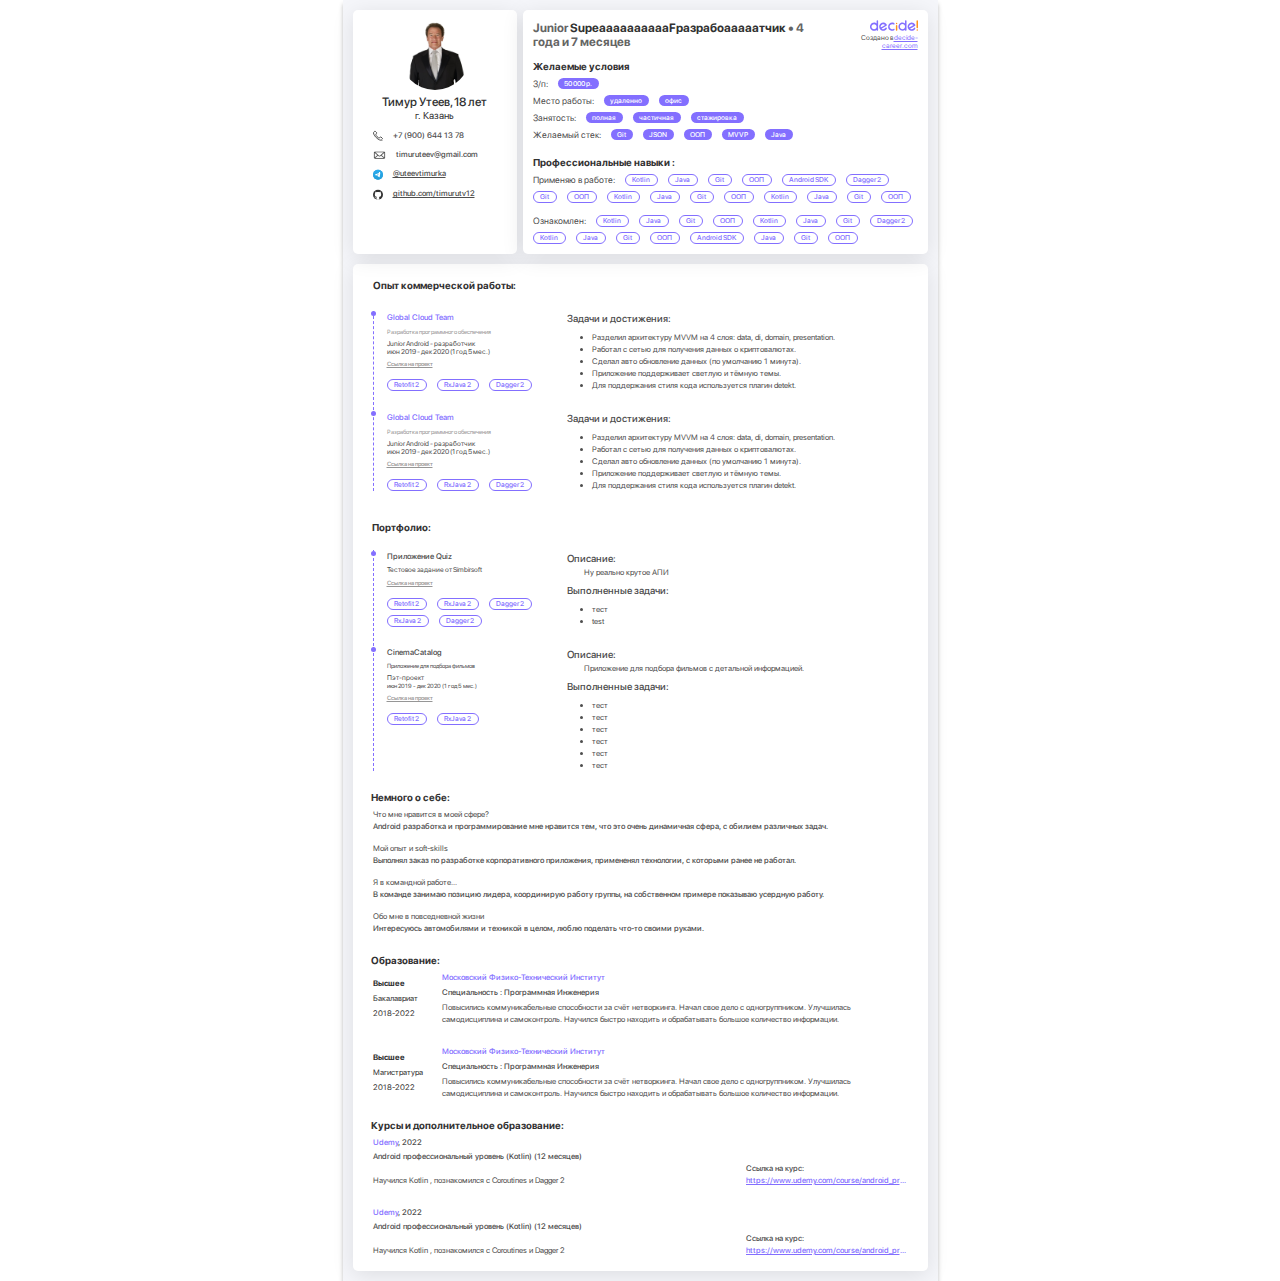
<file: index.html>
<!DOCTYPE html>
<html lang="en">

<head>
    <meta charset="UTF-8">
    <meta http-equiv="X-UA-Compatible" content="IE=edge">
    <meta name="viewport" content="width=device-width, initial-scale=1.0">
    <title>Document</title>
    <link rel="stylesheet" href="styles/style.css">
</head>

<body>
    <div class="resume" id="resume">
        <div class="resume__personal resume__block">
            <div class="resume__personal-top">
                <div class="resume__personal-photo">
                    <img src="./images/arny.jpg" alt="personal-photo"/>
                </div>
                
                <div class="resume__personal-data">
                    <span class="resume__personal-data-name">Тимур Утеев, </span>
                    <span class="resume__personal-data-age">18 лет</span>
                    <div class="resume__personal-data-city">г. Казань</div>
                </div>
            </div>
            <div class="resume__personal-bottom">
                <!-- <div class="resume__personal-bottom-title">Контакты</div> -->
                <ul class="resume__personal-contacts">
                    <li class="resume__personal-contacts-phone">
                        <img src="./images/phone.svg" alt="phone">
                        <span>+7 (900) 644 13 78</span>
                    </li>
                    <li class="resume__personal-contacts-mail">
                        <img src="./images/Mail.svg" alt="mail">
                        <span>timuruteev@gmail.com</span> 
                    </li>
                    <li class="resume__personal-contacts-tg">
                        <img src="./images/Telegram.svg" alt="tg">
                        <a href="">@uteevtimurka</a>
                    </li>
                    <li class="resume__personal-contacts-github">
                        <img src="./images/GitHub.svg" alt="github">
                        <a href="">github.com/timurutv12</a>
                    </li>
                </ul>
            </div>
        </div>
        <div class="resume__professional resume__block">
            <div class="resume__professional-summary">
                <div class="profession">
                    <span class="resume__professional-summary-level">Junior</span>
                    <span class="resume__professional-summary-position">SupeааааааааааFразрабоааааатчик</span>
                    <span class="resume__professional-summary-experience">
                        • 4 года и 7 месяцев
                    </span>
                </div>
                <div class="water-mark">
                    <img src="images/logo.svg" alt="">
                    <span>Создано в <a href="https://decide-career.com/">decide-career.com</a></span>
                </div>
            </div>
            <div class="resume__professional-conditions">
                <div class="resume__professional-conditions-title">Желаемые условия</div>
                <div class="resume__professional-conditions-content">
                    <div class="resume__professional-conditions-salary salary">
                        <div class="salary__title">З/п:
                        </div>
                        <div class="salary__items">
                            <div class="purple-btn">50 000 р.</div>
                        </div>
                    </div>
                    <div class="resume__professional-conditions-location location">
                        <div class="location__title">Место работы:</div>
                        <div class="location__items">
                            <div class="purple-btn">удаленно</div>
                            <div class="purple-btn">офис</div>
                        </div>
                    </div>
                    <div class="resume__professional-conditions-employment employment">
                        <div class="employment__title">Занятость:</div>
                        <div class="employment__items">
                            <div class="purple-btn">полная</div>
                            <div class="purple-btn">частичная</div>
                            <div class="purple-btn">стажировка</div>
                        </div>
                    </div>
                    <div class="resume__professional-conditions-stack stack">
                        <div class="stack__title">Желаемый стек:</div>
                        <div class="stack__items">
                            <div class="purple-btn">Git</div>
                            <div class="purple-btn">JSON</div>
                            <div class="purple-btn">ООП</div>
                            <div class="purple-btn">MVVP</div>
                            <div class="purple-btn">Java</div>
                        </div>
                    </div>
                </div>
            </div>
            <div class="resume__professional-skills">
                <div class="resume__professional-skills-title">Профессиональные навыки :</div>
                <div class="resume__professional-skills-content">
                    <div class="resume__professional-skills-used used-skills">
                        <div class="used-skills__title">Применяю в работе:</div>
                        <div class="white-btn used-skills__item">Kotlin</div>
                        <div class="white-btn used-skills__item">Java</div>
                        <div class="white-btn used-skills__item">Git</div>
                        <div class="white-btn used-skills__item">ООП</div>
                        <div class="white-btn used-skills__item">Android SDK</div>
                        <div class="white-btn used-skills__item">Dagger 2</div>
                        <div class="white-btn used-skills__item">Git</div>
                        <div class="white-btn used-skills__item">ООП</div>
                        <div class="white-btn used-skills__itemn">Kotlin</div>
                        <div class="white-btn used-skills__item">Java</div>
                        <div class="white-btn used-skills__item">Git</div>
                        <div class="white-btn used-skills__item">ООП</div>
                        <div class="white-btn used-skills__item">Kotlin</div>
                        <div class="white-btn used-skills__item">Java</div>
                        <div class="white-btn used-skills__item">Git</div>
                        <div class="white-btn used-skills__item">ООП</div>
                    </div>
                    <div class="resume__professional-skills-known known-skills">
                        <div class="known-skills__title">Ознакомлен:</div>                        
                        <div class="white-btn known-skills__item">Kotlin</div>
                        <div class="white-btn known-skills__item">Java</div>
                        <div class="white-btn known-skills__item">Git</div>
                        <div class="white-btn known-skills__item">ООП</div>
                        <div class="white-btn known-skills__item">Kotlin</div>
                        <div class="white-btn known-skills__item">Java</div>
                        <div class="white-btn known-skills__item">Git</div>
                        <div class="white-btn known-skills__item">Dagger 2</div>
                        <div class="white-btn known-skills__item">Kotlin</div>
                        <div class="white-btn known-skills__item">Java</div>
                        <div class="white-btn known-skills__item">Git</div>
                        <div class="white-btn known-skills__item">ООП</div>
                        <div class="white-btn known-skills__item">Android SDK</div>
                        <div class="white-btn known-skills__item">Java</div>
                        <div class="white-btn known-skills__item">Git</div>
                        <div class="white-btn known-skills__item">ООП</div>
                    </div>
                </div>
            </div>
            
        </div>
        <div class="resume__extended resume__block">

            <!-- Блок опыта работы -->

            <div class="resume__extended-commercial">
                <div class="resume__extended-commercial-title">Опыт коммерческой работы:</div>
                <div class="resume__extended-commercial-items">

                    <!-- Item блока опыта работы -->

                    <div class="resume__extended-commercial-item
                                commercial-item
                                resume_separable">
                        <div class="commercial-item__summary">
                            <div class="commercial-item__summary-company">
                                Global Cloud Team
                            </div>
                            <div class="commercial-item__summary-work">
                                Разработка программного обеспечения
                            </div>
                            <div class="commercial-item__summary-position">
                                Junior Android - разработчик
                            </div>
                            <div class="commercial-item__summary-period">
                                июн 2019 - дек 2020 (1 год 5 мес.)
                            </div>
                            <div
                                class="commercial-item__summary-project-link">
                                <a href="">Ссылка на проект</a>
                            </div>
                            <div
                                class="commercial-item__summary-technologies">
                                <div class="white-btn">Retofit 2</div>
                                <div class="white-btn">RxJava 2</div>
                                <div class="white-btn">Dagger 2</div>
                            </div>
                        </div>
                        <div class="commercial-item__info">
                            <div class="commercial-item__info-title">Задачи и
                                достижения:</div>
                            <ul class="commercial-item__info-tasks-list">
                                <li>Разделил архитектуру MVVM на 4 слоя: data, di, domain, presentation.</li>
                                <li>Работал с сетью для получения данных о криптовалютах.</li>
                                <li>Сделал авто обновление данных (по умолчанию 1 минута).</li>
                                <li>Приложение поддерживает светлую и тёмную темы.</li>
                                <li>Для поддержания стиля кода используется плагин detekt.</li>
                            </ul>
                        </div>
                    </div>
                    <!-- Item блока опыта работы -->

                    <div class="resume__extended-commercial-item
                                commercial-item
                                resume_separable">
                        <div class="commercial-item__summary">
                            <div class="commercial-item__summary-company">
                                Global Cloud Team
                            </div>
                            <div class="commercial-item__summary-work">
                                Разработка программного обеспечения
                            </div>
                            <div class="commercial-item__summary-position">
                                Junior Android - разработчик
                            </div>
                            <div class="commercial-item__summary-period">
                                июн 2019 - дек 2020 (1 год 5 мес.)
                            </div>
                            <div class="commercial-item__summary-project-link">
                                <a href="">Ссылка на проект</a>
                            </div>
                            <div class="commercial-item__summary-technologies">
                                <div class="white-btn">Retofit 2</div>
                                <div class="white-btn">RxJava 2</div>
                                <div class="white-btn">Dagger 2</div>
                            </div>
                        </div>
                        <div class="commercial-item__info">
                            <div class="commercial-item__info-title">Задачи и
                                достижения:</div>
                            <ul class="commercial-item__info-tasks-list">
                                <li>Разделил архитектуру MVVM на 4 слоя: data, di, domain, presentation.</li>
                                <li>Работал с сетью для получения данных о криптовалютах.</li>
                                <li>Сделал авто обновление данных (по умолчанию 1 минута).</li>
                                <li>Приложение поддерживает светлую и тёмную темы.</li>
                                <li>Для поддержания стиля кода используется плагин detekt.</li>
                            </ul>
                        </div>
                    </div> 

                </div>
            </div>

            <!-- Блок портфолио -->

            <div class="resume__extended-portfolio">
                <div class="resume__extended-portfolio-title">Портфолио</div>
                <div class="resume__extended-portfolio-items">

                    <!-- Item блока портфолио: тестовое задание -->

                    <div class="resume__extended-portfolio-item-test 
                                portfolio-item
                                portfolio-item-test
                                resume_separable">
                        <div class="portfolio-item-test__summary portfolio-item__summary">
                            <div class="portfolio-item-test__summary-project-name">
                                Приложение Quiz
                            </div>
                            <div class="portfolio-item-test__summary-project-details">
                                Тестовое задание от Simbirsoft
                            </div>
                            <div class="portfolio-item-test__summary-project-link">
                                <a href="">Ссылка на проект</a>
                            </div>
                            <div class="portfolio-item-test__summary-technologies">
                                <div class="white-btn">Retofit 2</div>
                                <div class="white-btn">RxJava 2</div>
                                <div class="white-btn">Dagger 2</div>
                                <div class="white-btn">RxJava 2</div>
                                <div class="white-btn">Dagger 2</div>
                            </div>
                        </div>
                        <div class="portfolio-item-test__info">
                            <div class="portfolio-item-test__info-title">
                                Описание:
                            </div>
                            <div class="portfolio-item-test__info-descr">
                                Ну реально крутое АПИ
                            </div>
                            <div class="portfolio-item-test__info-title">
                                Выполненные задачи:
                            </div>
                            <ul class="portfolio-item-test__info-tasks-list">
                                <li>тест</li>
                                <li>test</li>
                            </ul>
                        </div>
                    </div>
                    
                    
                    <!-- Item блока портфолио: ПЭТ-проект -->
                    <div class="resume__extended-portfolio-item-pet 
                                portfolio-item-pet
                                portfolio-item
                                resume_separable">
                        <div class="portfolio-item-pet__summary  portfolio-item__summary">
                            <div
                                class="portfolio-item-pet__summary-project-name">
                                CinemaCatalog
                            </div>
                            <div
                                class="portfolio-item-pet__summary-project-details">
                                Приложение для подбора фильмов
                            </div>
                            <div
                                class="portfolio-item-pet__summary-project-type">
                                Пэт-проект
                            </div>
                            <div
                                class="portfolio-item-pet__summary-project-period">
                                июн 2019 - дек 2020 (1 год 5 мес.)
                            </div>
                            <div
                                class="portfolio-item-pet__summary-project-link">
                                <a href="">Ссылка на проект</a>
                            </div>
                            <div
                                class="portfolio-item-pet__summary-technologies">
                                <div class="white-btn">Retofit 2</div>
                                <div class="white-btn">RxJava 2</div>
                            </div>
                        </div>
                        <div class="portfolio-item-pet__info">
                            <div class="portfolio-item-pet__info-title">Описание:
                            </div>
                            <div class="portfolio-item-pet__info-descr">
                                Приложение для подбора фильмов с детальной информацией.
                            </div>
                            <div class="portfolio-item-pet__info-title">
                                Выполненные задачи:
                            </div>
                            <ul class="portfolio-item-pet__info-tasks-list">
                                <li>тест</li>
                                <li>тест</li>
                                <li>тест</li>
                                <li>тест</li>
                                <li>тест</li>
                                <li>тест</li>
                            </ul>
                        </div>
                    </div>

                </div>
            </div>

            <!-- Блок: о себе -->

            <div class="resume__extended-about-me ">
                <div class="resume__extended-about-me-title">Немного о себе:</div>
                <div class="resume__extended-about-me-items">
                    <div class="resume__extended-about-me-item
                                about-me-item 
                                resume_separable">
                        <div class="about-me-item__quest">
                            Что мне нравится в моей сфере?
                        </div>
                        <div class="about-me-item__ans">
                            Android разработка и программирование мне нравится тем, что это очень динамичная сфера, с
                            обилием различных задач.
                        </div>
                    </div>
                    <div class="resume__extended-about-me-item
                                about-me-item
                                resume_separable">
                        <div class="about-me-item__quest">
                            Мой опыт и soft-skills
                        </div>
                        <div class="about-me-item__ans">
                            Выполнял заказ по разработке корпоративного приложения, примененял технологии, с которыми
                            ранее не работал.
                        </div>
                    </div>
                    <div class="resume__extended-about-me-item
                                about-me-item
                                resume_separable">
                        <div class="about-me-item__quest">
                            Я в командной работе...
                            <div class="about-me-item__ans">
                                В команде занимаю позицию лидера, координирую работу группы, на собственном примере
                                показываю усердную работу.
                            </div>
                        </div>
                    </div>
                    <div class="resume__extended-about-me-item
                                about-me-item
                                resume_separable">
                        <div class="about-me-item__quest">
                            Обо мне в повседневной жизни
                        </div>
                        <div class="about-me-item__ans">
                            Интересуюсь автомобилями и техникой в целом, люблю поделать что-то своими руками.
                        </div>
                    </div>
                </div>
            </div>

            <!-- Блок: образование -->

            <div class="resume__extended-education">
                <div class="resume__extended-education-title">Образование:</div>
                <div class="resume__extended-education-items">

                    <!-- item блока образование -->

                    <div class="resume__extended-education-item education-item resume_separable">
                        <div class="education-item__degree-info degree-info">
                            <span class="degree-info__level">Высшее</span>
                            <span class="degree-info__degree">Бакалавриат</span>
                            <span class="degree-info__period">2018-2022</span>
                        </div>
                        <div class="education-item__speciality-info speciality-info">
                            <span class="speciality-info__university">Московский Физико-Технический Институт</span>
                            <span class="speciality-info__speciality">Специальность : Программная Инженерия</span>
                            <span class="speciality-info__skills">Повысились коммуникабельные способности за счёт нетворкинга. Начал свое дело с одногруппником. Улучшилась
                            самодисциплина и самоконтроль. Научился быстро находить и обрабатывать большое количество информации.</span>
                        </div>
                    </div>

                    <!-- item блока образование -->

                    <div class="resume__extended-education-item education-item resume_separable">
                        <div class="education-item__degree-info degree-info">
                            <span class="degree-info__level">Высшее</span>
                            <span class="degree-info__degree">Магистратура</span>
                            <span class="degree-info__period">2018-2022</span>
                        </div>
                        <div class="education-item__speciality-info speciality-info">
                            <span class="speciality-info__university">Московский Физико-Технический Институт</span>
                            <span class="speciality-info__speciality">Специальность : Программная Инженерия</span>
                            <span class="speciality-info__skills">Повысились коммуникабельные способности за счёт нетворкинга. Начал свое
                                дело с одногруппником. Улучшилась
                                самодисциплина и самоконтроль. Научился быстро находить и обрабатывать большое количество информации.</span>
                        </div>
                    </div>

                </div>
            </div>

            <!-- Блок: дополнительное образование -->
            
            <div class="resume__extended-courses">
                <div class="resume__extended-courses-title">Курсы и дополнительное образование:</div>
                <div class="resume__extended-courses-items">

                    <!-- item блока дополнительного образования -->
                    <div class="resume__extended-courses-item courses-item resume_separable">
                        <div class="courses-item__block courses-item__block-1">
                            <span>Udemy</span>, 2022</div>
                        <div class="courses-item__block courses-item__block-2">
                            Android профессиональный уровень (Kotlin) (12 месяцев)
                        </div>
                        <div class="courses-item__block courses-item__block-3">Ссылка на курс:</div>
                        <div class="courses-item__block courses-item__block-4">
                            Научился Kotlin , познакомился с Coroutines и Dagger 2
                        </div>
                        <div class="courses-item__block courses-item__block-5">
                            <a href="">https://www.udemy.com/course/android_prof/ffffffffffff</a>
                        </div>
                    </div>
                    
                    <!-- item блока дополнительного образования -->

                    <div class="resume__extended-courses-item courses-item resume_separable">
                        <div class="courses-item__block courses-item__block-1">
                            <span>Udemy</span>, 2022
                        </div>
                        <div class="courses-item__block courses-item__block-2">
                            Android профессиональный уровень (Kotlin) (12 месяцев)
                        </div>
                        <div class="courses-item__block courses-item__block-3">Ссылка на курс:</div>
                        <div class="courses-item__block courses-item__block-4">
                            Научился Kotlin , познакомился с Coroutines и Dagger 2
                        </div>
                        <div class="courses-item__block courses-item__block-5">
                            <a href="">https://www.udemy.com/course/android_prof/ffffffffffff</a>
                        </div>
                    </div>
                </div>
            </div>
        </div>
        <!-- <div class="separator"></div> -->
    </div>
    <script src="script.js"></script>  
</body>

</html>
</file>
<file: styles/style.css>
@charset "UTF-8";
@font-face {
  font-family: 'SFProDisplay';
  src: url("../fonts/SFProDisplay-Regular.eot");
  src: local("☺"), url("../fonts/SFProDisplay-Regular.woff") format("woff"), url("../fonts/SFProDisplay-Regular.ttf") format("truetype"), url("../fonts/SFProDisplay-Regular.svg") format("svg");
  font-weight: normal;
  font-style: normal;
}
@font-face {
  font-family: 'SFProDisplay';
  src: url("../fonts/SFProDisplay-Medium.eot");
  src: local("☺"), url("../fonts/SFProDisplay-Medium.woff") format("woff"), url("../fonts/SFProDisplay-Medium.ttf") format("truetype"), url("../fonts/SFProDisplay-Medium.svg") format("svg");
  font-weight: 500;
  font-style: normal;
}
@font-face {
  font-family: 'SFProDisplay';
  src: url("../fonts/SFProDisplay-Bold.eot");
  src: local("☺"), url("../fonts/SFProDisplay-Bold.woff") format("woff"), url("../fonts/SFProDisplay-Bold.ttf") format("truetype"), url("../fonts/SFProDisplay-Bold.svg") format("svg");
  font-weight: 600;
  font-style: normal;
}
* {
  box-sizing: border-box;
  margin: 0;
}

body {
  margin: 0;
  font-family: 'SFProDisplay', sans-serif;
}

.resume__extended-commercial .commercial-item__summary-company, .resume__extended-commercial .commercial-item__info-tasks-list, .resume__extended-portfolio .portfolio-item-test__info-descr, .resume__extended-portfolio .portfolio-item-test__info-tasks-list, .resume__extended-portfolio .portfolio-item-pet__info-descr, .resume__extended-portfolio .portfolio-item-pet__info-tasks-list, .resume__extended-about-me-items .about-me-item, .resume__extended-education-items .education-item, .resume__extended-courses-items .courses-item, .resume__extended-courses-items .courses-item__block {
  font-size: 8px;
  line-height: 12px;
}

.resume__extended-commercial-title, .resume__extended-portfolio-items .portfolio-item:nth-child(1)::after, .resume__extended-about-me-title, .resume__extended-about-me-items .about-me-item:nth-child(1)::after, .resume__extended-education-title, .resume__extended-education-items .education-item:nth-child(1)::after, .resume__extended-courses-title, .resume__extended-courses-items .courses-item:nth-child(1)::after {
  font-size: 10px;
  line-height: 12px;
  font-weight: 600;
  color: #313131;
}

.white-btn {
  font-size: 7px;
  font-weight: 500;
  line-height: 8px;
  display: flex;
  align-items: center;
  justify-content: center;
  padding: 1px 6.5px;
  color: #836FFF;
  border: 1px solid #836FFF;
  border-radius: 6px;
}

.purple-btn {
  font-size: 7px;
  font-weight: 500;
  line-height: 8px;
  display: flex;
  align-items: center;
  justify-content: center;
  padding: 1px 6.5px;
  background-color: #836FFF;
  color: #ffffff;
  border-radius: 6px;
}

.resume {
  margin: 0 auto;
  width: 595px;
  background: #F5F6FA;
  box-shadow: 0px 4px 4px 0px #00000040;
  display: grid;
  grid-column-gap: 6px;
  grid-row-gap: 10px;
  padding: 10px;
  align-content: flex-start;
}
.resume__block {
  background: #ffffff;
  box-shadow: 0px 4px 22px 0px #0000001A;
  border-radius: 5px;
}
.resume__personal {
  grid-column: 1 / 2;
  grid-row: 1 / 2;
  width: 164px;
  padding: 10px 20px;
  gap: 12px;
  position: relative;
}
.resume__personal-photo {
  margin: 0 auto;
  display: block;
  width: 70px;
  height: 70px;
  border-radius: 50%;
  overflow: hidden;
  display: flex;
  justify-content: center;
}
.resume__personal-photo img {
  height: 70px;
}
.resume__personal-data {
  margin-top: 5px;
  font-size: 12px;
  color: #313131;
  text-align: center;
}
.resume__personal-data-city {
  font-size: 10px;
  line-height: 12px;
  font-weight: 400;
}
.resume__personal-data-name, .resume__personal-data-age {
  font-size: 12px;
  line-height: 14px;
  font-weight: 500;
}
.resume__personal-bottom {
  color: #4E4E4E;
}
.resume__personal-bottom-title {
  font-size: 10px;
  line-height: 12px;
}
.resume__personal-contacts {
  padding-left: 0;
  font-size: 8px;
  line-height: 9.5px;
  list-style: none;
  font-weight: 500;
}
.resume__personal-contacts li {
  margin-top: 9px;
  display: flex;
  align-items: center;
  justify-content: flex-start;
  gap: 10px;
}
.resume__personal-contacts-tg > a {
  color: #4E4E4E;
}
.resume__personal-contacts-github > a {
  color: #4E4E4E;
}
.resume__professional {
  padding: 10px;
  width: 405px;
  grid-column: 2 / 3;
  grid-row: 1 / 2;
  position: relative;
}
.resume__professional-summary {
  font-size: 12px;
  line-height: 14px;
  font-weight: 600;
  display: flex;
  justify-content: space-between;
  align-items: center;
}
.resume__professional-summary-level, .resume__professional-summary-experience {
  color: #646464;
}
.resume__professional-summary-position {
  color: #313131;
}
.resume__professional-summary .water-mark {
  text-align: end;
  flex: 1 1 30%;
}
.resume__professional-summary .water-mark > span {
  display: block;
  font-size: 7px;
  line-height: 8px;
  font-weight: 300;
  color: #4E4E4E;
}
.resume__professional-summary .water-mark > span > a {
  color: #836FFF;
  text-decoration: underline;
}
.resume__professional-conditions {
  margin-top: 10px;
}
.resume__professional-conditions-title {
  color: #313131;
  font-size: 10px;
  line-height: 12px;
  font-weight: 600;
}
.resume__professional-conditions .salary,
.resume__professional-conditions .location,
.resume__professional-conditions .employment,
.resume__professional-conditions .stack {
  margin-top: 6px;
  display: flex;
  gap: 10px;
}
.resume__professional-conditions .salary__items,
.resume__professional-conditions .location__items,
.resume__professional-conditions .employment__items,
.resume__professional-conditions .stack__items {
  flex-wrap: wrap;
  display: flex;
  gap: 10px;
}
.resume__professional-conditions .salary__title,
.resume__professional-conditions .location__title,
.resume__professional-conditions .employment__title,
.resume__professional-conditions .stack__title {
  font-size: 9px;
  line-height: 11px;
  font-weight: 400;
  color: #4E4E4E;
}
.resume__professional-skills {
  margin-top: 16px;
}
.resume__professional-skills-title {
  color: #313131;
  font-size: 10px;
  line-height: 12px;
  font-weight: 600;
}
.resume__professional-skills .used-skills {
  margin-top: 6px;
}
.resume__professional-skills .known-skills {
  margin-top: 12px;
}
.resume__professional-skills .used-skills,
.resume__professional-skills .known-skills {
  display: flex;
  column-gap: 10px;
  row-gap: 5px;
  flex-wrap: wrap;
  flex-direction: row;
}
.resume__professional-skills .used-skills__title,
.resume__professional-skills .known-skills__title {
  font-size: 9px;
  line-height: 11px;
  color: #4E4E4E;
  font-weight: 400;
}
.resume__extended {
  padding: 15px 20px;
  width: 575px;
  grid-column: 1 / 3;
}
.resume__extended-commercial-items {
  margin-top: 12px;
  position: relative;
  border-left: 1px dashed #836FFF;
}
.resume__extended-commercial .commercial-item {
  display: block;
  display: flex;
  gap: 30px;
  padding-left: 13px;
  position: relative;
  z-index: 500;
  margin-top: 0;
  padding-top: 20px;
}
.resume__extended-commercial .commercial-item:nth-child(1) {
  margin-top: 20px;
  padding-top: 0;
}
.resume__extended-commercial .commercial-item::before {
  content: '';
  position: absolute;
  width: 5px;
  height: 5px;
  left: -3px;
  background: #836FFF;
  border-radius: 50%;
}
.resume__extended-commercial .commercial-item__summary {
  width: 150px;
}
.resume__extended-commercial .commercial-item__summary-company {
  color: #836FFF;
  font-weight: 500;
}
.resume__extended-commercial .commercial-item__summary-work {
  font-size: 6px;
  font-weight: 400;
  line-height: 7px;
  color: #969696;
  margin-top: 5px;
}
.resume__extended-commercial .commercial-item__summary-position {
  font-size: 7px;
  font-weight: 400;
  line-height: 8px;
  color: #4E4E4E;
  margin-top: 5px;
}
.resume__extended-commercial .commercial-item__summary-period {
  font-size: 7px;
  font-weight: 400;
  line-height: 7px;
  color: #4E4E4E;
}
.resume__extended-commercial .commercial-item__summary-project-link {
  margin-top: 5px;
  font-size: 6px;
  font-weight: 500;
  line-height: 7px;
}
.resume__extended-commercial .commercial-item__summary-project-link > a {
  text-decoration: underline;
  color: #969696;
}
.resume__extended-commercial .commercial-item__summary-technologies {
  margin-top: 12px;
  display: flex;
  flex-wrap: wrap;
  column-gap: 10px;
  row-gap: 5px;
}
.resume__extended-commercial .commercial-item__info-title {
  font-size: 10px;
  font-weight: 500;
  line-height: 15px;
  color: #4E4E4E;
}
.resume__extended-commercial .commercial-item__info-tasks-list {
  padding-left: 25px;
  text-align: left;
  margin-top: 5px;
  color: #4E4E4E;
}
.resume__extended-portfolio {
  position: relative;
}
.resume__extended-portfolio-title {
  display: none;
}
.resume__extended-portfolio-items {
  margin-top: 12px;
  position: relative;
  border-left: 1px dashed #836FFF;
}
.resume__extended-portfolio-items .portfolio-item {
  padding-top: 48px;
}
.resume__extended-portfolio-items .portfolio-item:nth-child(1) {
  page-break-after: auto;
  border-left: none;
}
.resume__extended-portfolio-items .portfolio-item:nth-child(1)::after {
  content: 'Портфолио:';
  position: absolute;
  left: -2px;
  top: 0px;
  background-color: white;
  height: 29px;
  z-index: 30;
  page-break-inside: avoid;
  page-break-before: always;
  padding-top: 18px;
}
.resume__extended-portfolio .portfolio-item-test {
  display: flex;
  gap: 30px;
  padding-left: 13px;
  position: relative;
}
.resume__extended-portfolio .portfolio-item-test::before {
  content: '';
  position: absolute;
  width: 5px;
  height: 5px;
  left: -3px;
  background: #836FFF;
  border-radius: 50%;
}
.resume__extended-portfolio .portfolio-item-test__summary {
  min-width: 150px;
  max-width: 150px;
  position: static;
  z-index: 500;
}
.resume__extended-portfolio .portfolio-item-test__summary-project-name {
  font-size: 8px;
  font-weight: 500;
  line-height: 10px;
  color: #4E4E4E;
}
.resume__extended-portfolio .portfolio-item-test__summary-project-details {
  margin-top: 5px;
  font-size: 7px;
  font-weight: 400;
  line-height: 8px;
  color: #4E4E4E;
}
.resume__extended-portfolio .portfolio-item-test__summary-project-link {
  margin-top: 5px;
  font-weight: 500;
  line-height: 7px;
  font-size: 6px;
}
.resume__extended-portfolio .portfolio-item-test__summary-project-link > a {
  text-decoration: underline;
  color: #969696;
}
.resume__extended-portfolio .portfolio-item-test__summary-technologies {
  margin-top: 12px;
  display: flex;
  flex-wrap: wrap;
  column-gap: 10px;
  row-gap: 5px;
}
.resume__extended-portfolio .portfolio-item-test__info {
  position: static;
  z-index: 500;
}
.resume__extended-portfolio .portfolio-item-test__info-title {
  font-size: 10px;
  font-weight: 500;
  line-height: 15px;
  color: #4E4E4E;
}
.resume__extended-portfolio .portfolio-item-test__info-descr {
  font-weight: 400;
  color: #4E4E4E;
  margin-left: 17px;
  margin-bottom: 5px;
}
.resume__extended-portfolio .portfolio-item-test__info-tasks-list {
  margin-top: 5px;
  padding-left: 25px;
  text-align: left;
  color: #4E4E4E;
}
.resume__extended-portfolio .portfolio-item-pet {
  display: flex;
  gap: 30px;
  padding-left: 13px;
  position: relative;
  padding-top: 20px;
}
.resume__extended-portfolio .portfolio-item-pet::before {
  content: '';
  position: absolute;
  width: 5px;
  height: 5px;
  left: -3px;
  background: #836FFF;
  border-radius: 50%;
  z-index: 4;
}
.resume__extended-portfolio .portfolio-item-pet__summary {
  min-width: 150px;
  max-width: 150px;
}
.resume__extended-portfolio .portfolio-item-pet__summary-project-name {
  font-size: 8px;
  font-weight: 500;
  line-height: 10px;
  color: #4E4E4E;
}
.resume__extended-portfolio .portfolio-item-pet__summary-project-details {
  margin-top: 5px;
  font-size: 6px;
  font-weight: 400;
  line-height: 7px;
  color: #4E4E4E;
}
.resume__extended-portfolio .portfolio-item-pet__summary-project-type {
  margin-top: 5px;
  font-size: 7px;
  font-weight: 400;
  line-height: 8px;
  color: #4E4E4E;
}
.resume__extended-portfolio .portfolio-item-pet__summary-project-period {
  font-size: 6px;
  font-weight: 400;
  line-height: 7px;
  color: #4E4E4E;
}
.resume__extended-portfolio .portfolio-item-pet__summary-project-link {
  margin-top: 5px;
  font-weight: 500;
  line-height: 7px;
  font-size: 6px;
}
.resume__extended-portfolio .portfolio-item-pet__summary-project-link > a {
  text-decoration: underline;
  color: #969696;
}
.resume__extended-portfolio .portfolio-item-pet__summary-technologies {
  margin-top: 12px;
  display: flex;
  flex-wrap: wrap;
  column-gap: 10px;
  row-gap: 5px;
}
.resume__extended-portfolio .portfolio-item-pet__info-title {
  font-size: 10px;
  font-weight: 500;
  line-height: 15px;
  color: #4E4E4E;
}
.resume__extended-portfolio .portfolio-item-pet__info-descr {
  font-weight: 400;
  color: #4E4E4E;
  margin-left: 17px;
  margin-bottom: 5px;
}
.resume__extended-portfolio .portfolio-item-pet__info-descr > ul {
  text-align: left;
  padding-left: 15px;
}
.resume__extended-portfolio .portfolio-item-pet__info-tasks-list {
  margin-top: 5px;
  padding-left: 25px;
  text-align: left;
  color: #4E4E4E;
}
.resume__extended-about-me {
  padding-top: 20px;
  display: block;
}
.resume__extended-about-me-title {
  visibility: hidden;
}
.resume__extended-about-me-items {
  position: relative;
  margin-top: 5px;
  z-index: 500;
}
.resume__extended-about-me-items .about-me-item {
  color: #4E4E4E;
  padding-top: 10px;
}
.resume__extended-about-me-items .about-me-item__quest {
  font-weight: 300;
}
.resume__extended-about-me-items .about-me-item__ans {
  font-weight: 500;
}
.resume__extended-about-me-items .about-me-item:nth-child(1) {
  page-break-after: auto;
  border-left: none;
  padding-top: 0;
}
.resume__extended-about-me-items .about-me-item:nth-child(1)::after {
  content: 'Немного о себе:';
  position: absolute;
  left: -2px;
  top: -17px;
  z-index: 30;
  page-break-inside: avoid;
  page-break-before: always;
}
.resume__extended-education {
  padding-top: 20px;
  display: block;
}
.resume__extended-education-title {
  visibility: hidden;
}
.resume__extended-education-items {
  position: relative;
  margin-top: 5px;
  z-index: 500;
}
.resume__extended-education-items .education-item {
  padding-top: 20px;
  display: flex;
  font-weight: 400;
}
.resume__extended-education-items .education-item__degree-info, .resume__extended-education-items .education-item__speciality-info {
  display: flex;
  flex-direction: column;
  gap: 3px;
  justify-content: center;
}
.resume__extended-education-items .education-item .degree-info {
  color: #313131;
  flex-basis: 120px;
}
.resume__extended-education-items .education-item .degree-info__level {
  font-weight: 700;
}
.resume__extended-education-items .education-item .speciality-info {
  color: #4E4E4E;
}
.resume__extended-education-items .education-item .speciality-info__university {
  color: #836FFF;
  font-weight: 500;
}
.resume__extended-education-items .education-item .speciality-info__speciality {
  font-weight: 500;
}
.resume__extended-education-items .education-item:nth-child(1) {
  page-break-after: auto;
  border-left: none;
  padding-top: 0;
}
.resume__extended-education-items .education-item:nth-child(1)::after {
  content: 'Образование:';
  position: absolute;
  left: -2px;
  top: -17px;
  z-index: 30;
  page-break-inside: avoid;
  page-break-before: always;
}
.resume__extended-courses {
  padding-top: 20px;
  display: block;
}
.resume__extended-courses-title {
  visibility: hidden;
}
.resume__extended-courses-items {
  margin-top: 5px;
  position: relative;
  z-index: 500;
}
.resume__extended-courses-items .courses-item {
  padding-top: 20px;
  display: flex;
  font-weight: 500;
  display: grid;
  grid-template-columns: 342px 162px;
  justify-content: space-between;
  gap: 0;
}
.resume__extended-courses-items .courses-item__block {
  color: #4E4E4E;
}
.resume__extended-courses-items .courses-item__block-1 {
  grid-column: 1 / 3;
  padding-bottom: 2px;
}
.resume__extended-courses-items .courses-item__block-1 span {
  color: #836FFF;
}
.resume__extended-courses-items .courses-item__block-2 {
  padding-bottom: 12px;
}
.resume__extended-courses-items .courses-item__block-3 {
  align-self: flex-end;
}
.resume__extended-courses-items .courses-item__block-4 {
  font-weight: 400;
}
.resume__extended-courses-items .courses-item__block-5 {
  text-overflow: ellipsis;
  overflow: hidden;
  color: #836FFF;
}
.resume__extended-courses-items .courses-item__block-5 > a {
  text-overflow: ellipsis;
  color: #836FFF;
}
.resume__extended-courses-items .courses-item:nth-child(1) {
  page-break-after: auto;
  border-left: none;
  padding-top: 0;
}
.resume__extended-courses-items .courses-item:nth-child(1)::after {
  content: 'Курсы и дополнительное образование:';
  position: absolute;
  left: -2px;
  top: -17px;
  z-index: 30;
  page-break-inside: avoid;
  page-break-before: always;
}
.resume_separable {
  page-break-inside: avoid;
}

.separator {
  page-break-before: always;
  position: absolute;
  top: 827px;
  left: 50%;
  transform: translateX(-50%);
  width: 595px;
  height: 30px;
  background: #ebedef;
  overflow: hidden;
  z-index: 100;
}

.separator::after {
  content: '';
  position: absolute;
  top: -5px;
  right: 10px;
  left: 10px;
  height: 10px;
  background-color: white;
  border-radius: 5px;
}

.separator::before {
  content: '';
  position: absolute;
  bottom: -5px;
  right: 10px;
  left: 10px;
  height: 10px;
  background-color: white;
  border-radius: 5px;
  z-index: -1;
}

/*# sourceMappingURL=style.css.map */
</file>
